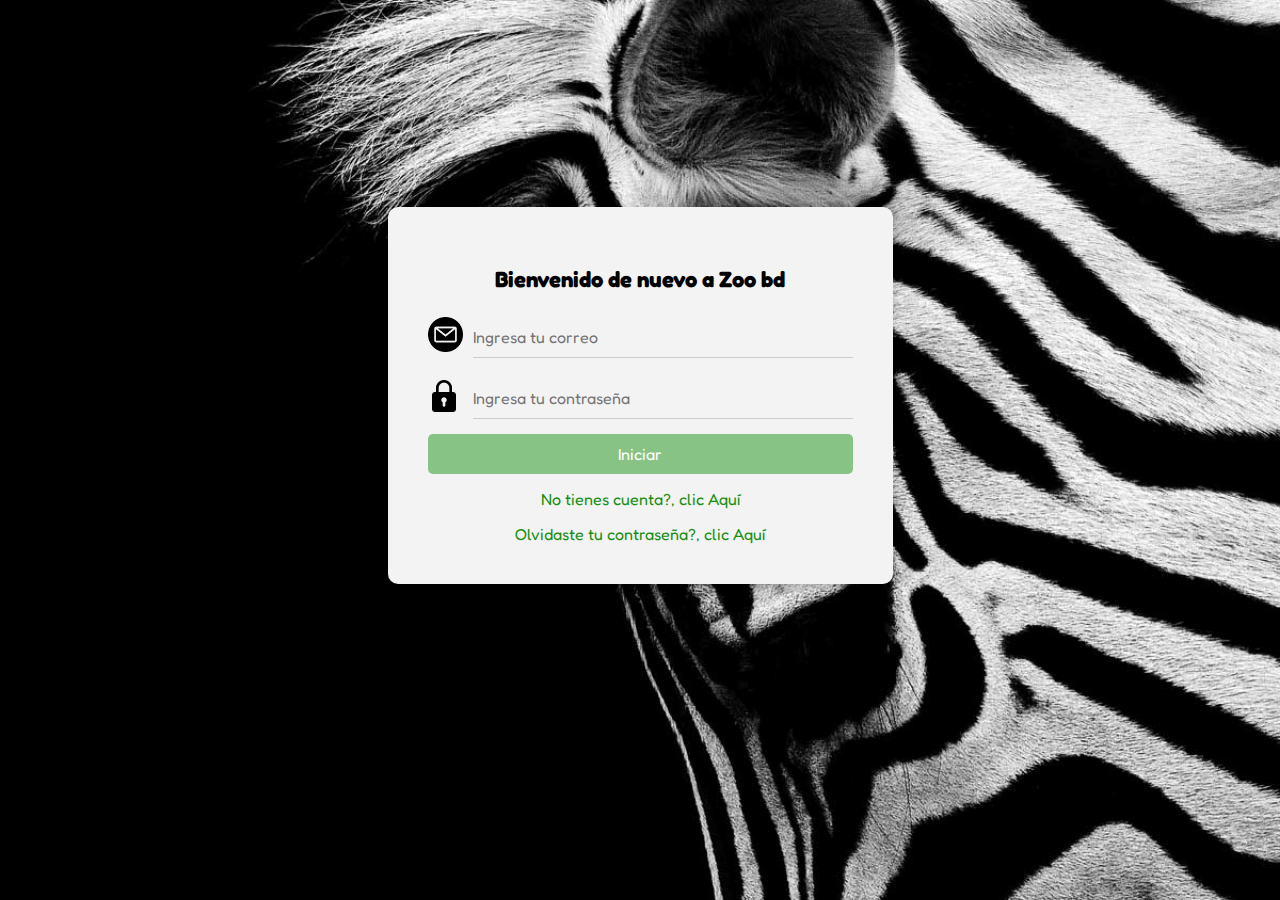
<file: index.html>
<!DOCTYPE html>
<html lang="en">

<head>
    <meta charset="UTF-8">
    <meta name="viewport" content="width=device-width, initial-scale=1.0">
    <title>Pagina de Inicio</title>
    <link rel="icon" type="image/png" href="Elementos_PagInicio/imgs/logo.png">
    <link rel="stylesheet" href="Elementos_PagInicio/styles.css">
    <style>
        @import url('https://fonts.googleapis.com/css2?family=Fredoka:wght@300..700&display=swap');
    </style>
</head>

<body>
    <div class="container">
        <h2>Bienvenido de nuevo a Zoo bd</h2>
        <form>
            <div class="form-group">
                <img src="Elementos_PagInicio/imgs/email.png" alt="Correo" class="icon-email">
                <input type="email" placeholder="Ingresa tu correo">
            </div>
            <div class="form-group">
                <img src="Elementos_PagInicio/imgs/contraseña.png" alt="Contraseña" class="icon-password">
                <input type="password" placeholder="Ingresa tu contraseña">
            </div>
            <a href="Elementos_PagPrincipal/Pagina Principal.html" class="btn">Iniciar</a>
            <a href="Elementos_PagRegistro/registro.html">No tienes cuenta?, clic Aquí</a>
            <a href="Elementos_PagRecuperacion/recuperacion.html">Olvidaste tu contraseña?, clic Aquí</a>
        </form>
    </div>
</body>

</html>
</file>
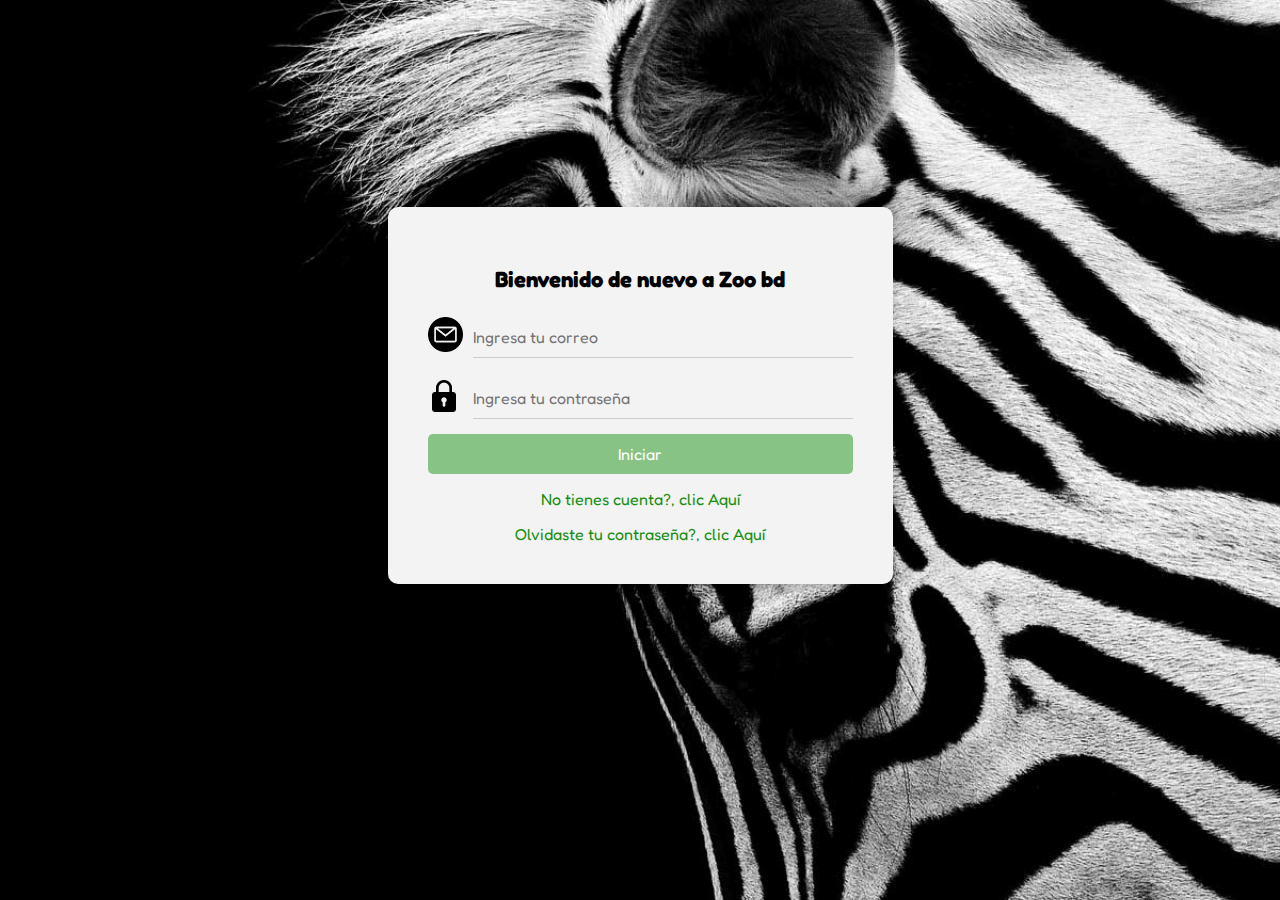
<file: Inicio.html>
<!DOCTYPE html>
<html lang="en">

<head>
    <meta charset="UTF-8">
    <meta name="viewport" content="width=device-width, initial-scale=1.0">
    <title>Pagina de Inicio</title>
    <link rel="icon" type="image/png" href="Elementos_PagInicio/imgs/logo.png">
    <link rel="stylesheet" href="Elementos_PagInicio/styles.css">
    <style>
        @import url('https://fonts.googleapis.com/css2?family=Fredoka:wght@300..700&display=swap');
    </style>
</head>

<body>
    <div class="container">
        <h2>Bienvenido de nuevo a Zoo bd</h2>
        <form>
            <div class="form-group">
                <img src="Elementos_PagInicio/imgs/email.png" alt="Correo" class="icon-email">
                <input type="email" placeholder="Ingresa tu correo">
            </div>
            <div class="form-group">
                <img src="Elementos_PagInicio/imgs/contraseña.png" alt="Contraseña" class="icon-password">
                <input type="password" placeholder="Ingresa tu contraseña">
            </div>
            <a href="Elementos_PagPrincipal/Pagina Principal.html" class="btn">Iniciar</a>
            <a href="Elementos_PagRegistro/registro.html">No tienes cuenta?, clic Aquí</a>
            <a href="Elementos_PagRecuperacion/recuperacion.html">Olvidaste tu contraseña?, clic Aquí</a>
        </form>
    </div>
</body>

</html>
</file>
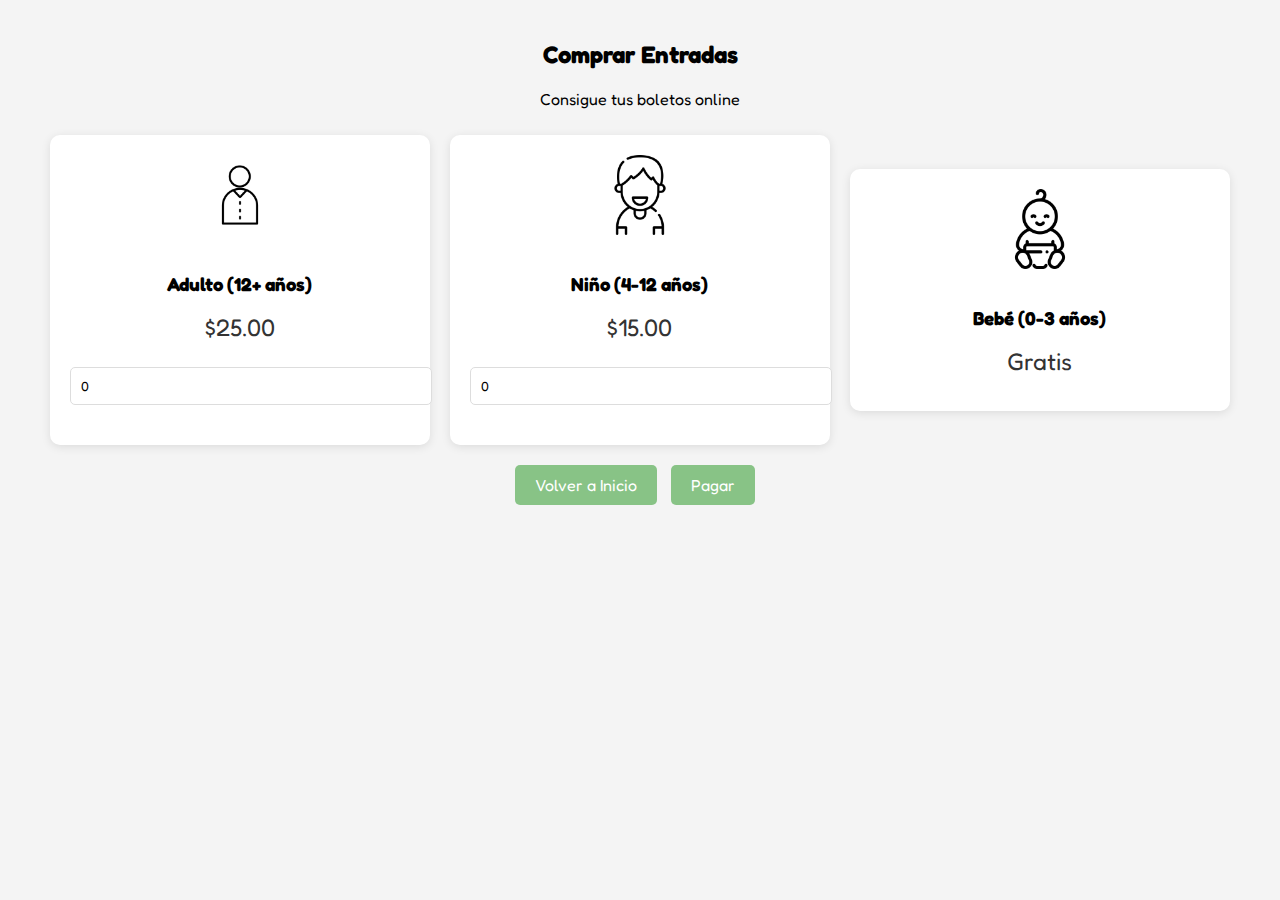
<file: Elementos_PagPrincipal/Compra.html>
<!DOCTYPE html>
<html lang="es">
<head>
  <meta charset="UTF-8">
  <meta name="viewport" content="width=device-width, initial-scale=1.0">
  <title>Compra de Entradas</title>
  <link rel="icon" type="image/png" href="Pagina_Principal/imgs/logo.png">
  <link rel="stylesheet" href="Compra/Compras.css">
</head>
<body>
  <div class="tickets-section">
    <h2>Comprar Entradas</h2>
    <p>Consigue tus boletos online</p>
    <div class="tickets-options">
      <div class="ticket">
        <img src="Compra/imgs/adult_icon_142675.png"atl="Icono Adulto" class="ticket-image">
        <h3>Adulto (12+ años)</h3>
        <p class="price">$25.00</p>
        <input type="number" class="quantity" min="0" value="0">
      </div>
      <div class="ticket">
        <img src="Compra/imgs/niño.png"alt="Icono Niño" class="ticket-image">
        <h3>Niño (4-12 años)</h3>
        <p class="price">$15.00</p>
        <input type="number" class="quantity" min="0" value="0">
      </div>
      <div class="ticket">
        <img src="Compra/imgs/bebe.png"alt="Icono Bebé" class="ticket-image">
        <h3>Bebé (0-3 años)</h3>
        <p class="price">Gratis</p>
      </div>
    </div>
    <a href="Pagina Principal.html" class="back-button">Volver a Inicio</a>
    <button onclick="window.location.href='Pago.html';" class="pay-button">Pagar</button>
  </div>
</body>
</html>
</file>
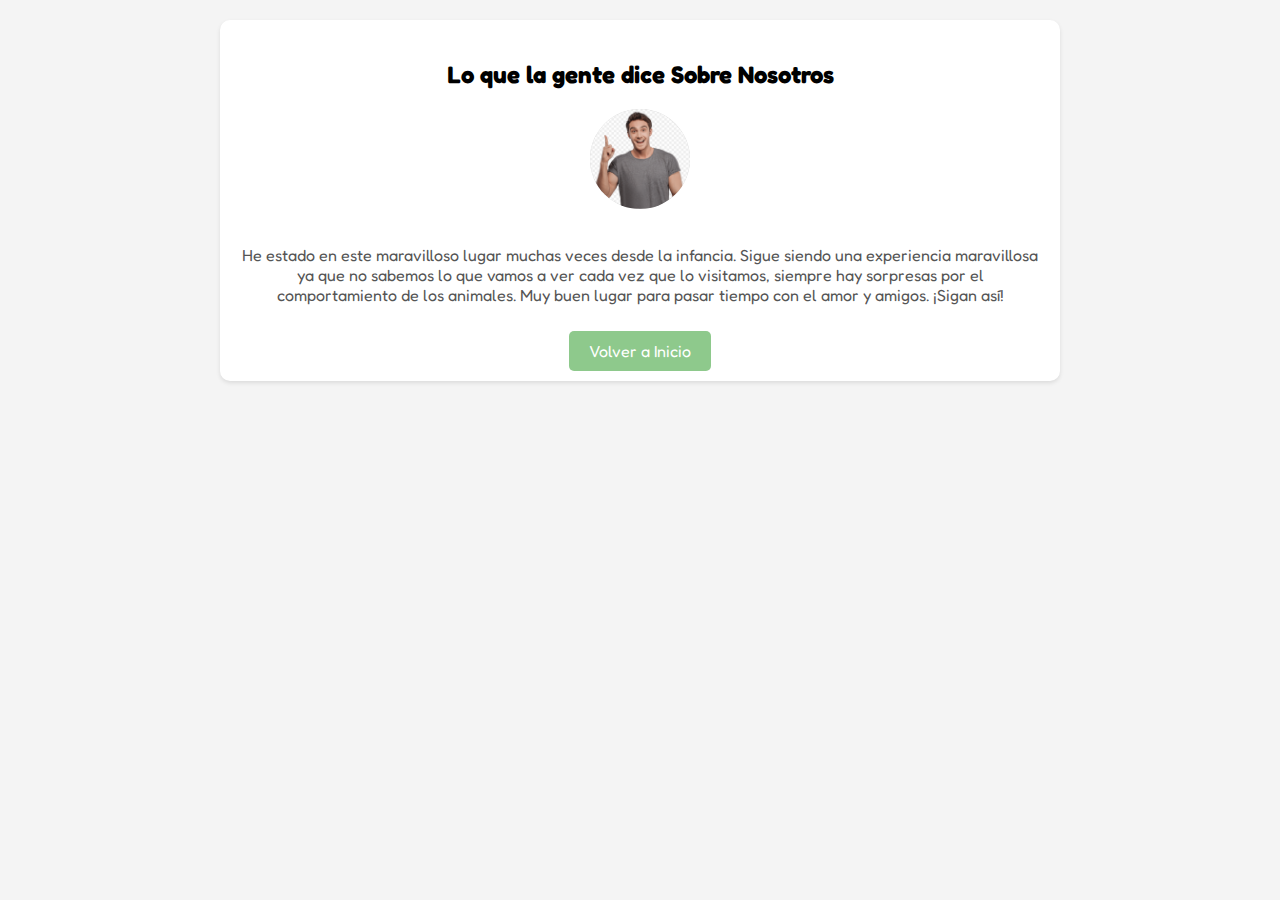
<file: Elementos_PagPrincipal/Lo que dicen.html>
<!DOCTYPE html>
<html lang="es">
<head>
  <meta charset="UTF-8">
  <meta name="viewport" content="width=device-width, initial-scale=1.0">
  <title>Lo que la gente dice sobre nosotros</title>
  <link rel="icon" type="image/png" href="Pagina_Principal/imgs/logo.png">
  <link rel="stylesheet" href="Lo_Que_Dicen/dicen.css">
</head>
<body>
  <div class="testimonials-container">
    <h2>Lo que la gente dice Sobre Nosotros</h2>
    <div class="testimonial">
      <img src="Lo_Que_Dicen/imgs/persona.png" alt="Persona" class="testimonial-image">
      <div class="testimonial-text">
        <p>He estado en este maravilloso lugar muchas veces desde la infancia. Sigue siendo una experiencia maravillosa ya que no sabemos lo que vamos a ver cada vez que lo visitamos, siempre hay sorpresas por el comportamiento de los animales. Muy buen lugar para pasar tiempo con el amor y amigos. ¡Sigan así!</p>
      </div>
    </div>
    <a href="Pagina Principal.html" class="back-button">Volver a Inicio</a>
  </div>
</body>
</html>
</file>
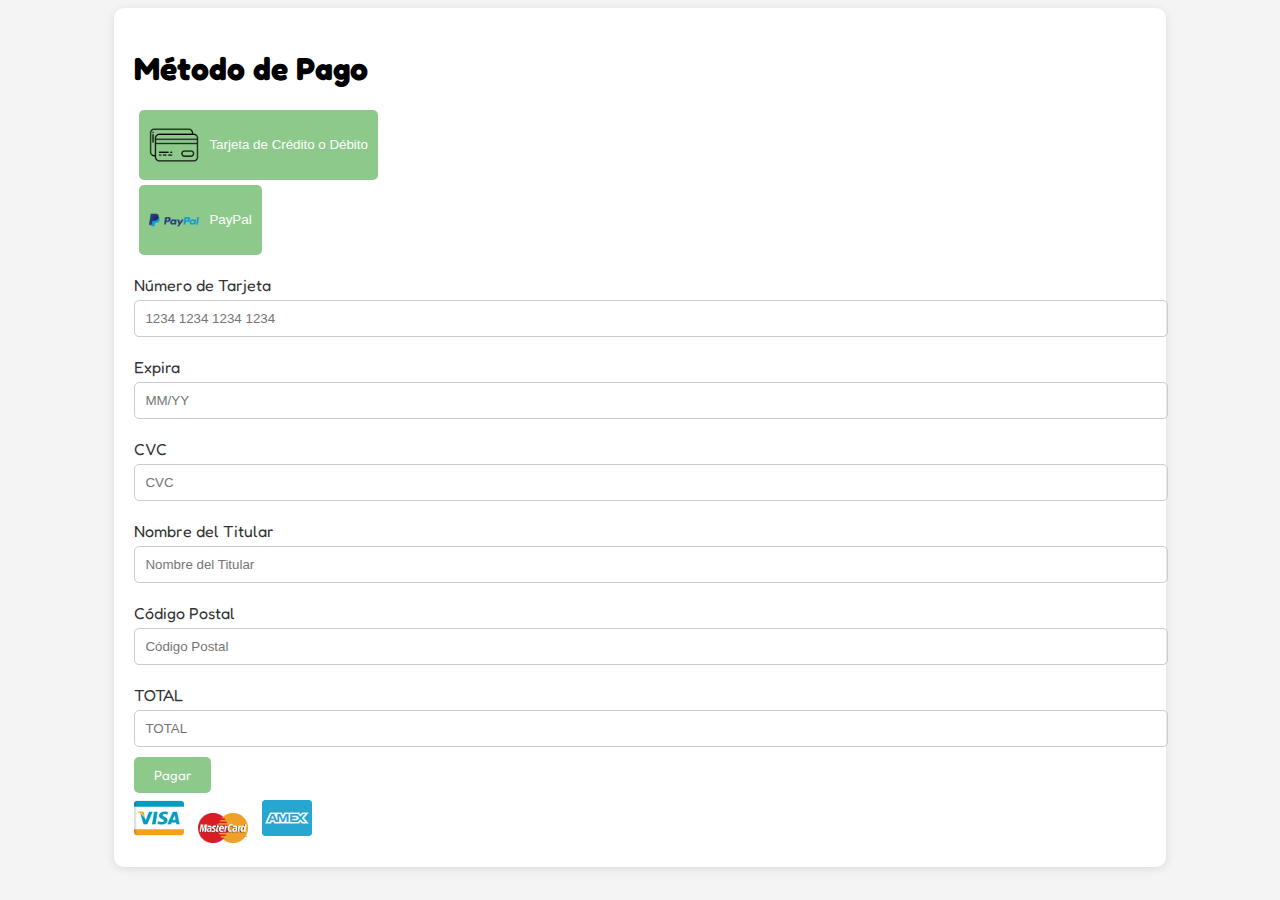
<file: Elementos_PagPrincipal/Pago.html>
<!DOCTYPE html>
<html lang="es">
<head>
  <meta charset="UTF-8">
  <meta name="viewport" content="width=device-width, initial-scale=1.0">
  <title>Método de Pago</title>
  <link rel="icon" type="image/png" href="Pagina_Principal/imgs/logo.png">
  <link rel="stylesheet" href="Pagos/Pagos.css">
</head>
<body>
  <div class="payment-container">
    <h1>Método de Pago</h1>
    
    <div class="payment-methods">
      <button class="payment-method">
        <img src="Pagos/credit.png" alt="Tarjeta de Crédito o Débito">
        Tarjeta de Crédito o Débito
      </button>
      <button class="payment-method">
        <img src="Pagos/paypal.png" alt="PayPal">
        PayPal
      </button>
    </div>
    
    <form class="payment-form">
      <label for="card-number">Número de Tarjeta</label>
      <input type="text" id="card-number" placeholder="1234 1234 1234 1234">
      
      <label for="card-expiry">Expira</label>
      <input type="text" id="card-expiry" placeholder="MM/YY">
      
      <label for="card-cvc">CVC</label>
      <input type="text" id="card-cvc" placeholder="CVC">
      
      <label for="card-holder">Nombre del Titular</label>
      <input type="text" id="card-holder" placeholder="Nombre del Titular">
      
      <label for="postal-code">Código Postal</label>
      <input type="text" id="postal-code" placeholder="Código Postal">
      
      <label for="total">TOTAL</label>
      <input type="text" id="total" placeholder="TOTAL">
      
      <button type="submit" class="pay-button">Pagar</button>
    </form>
    
    <div class="credit-card-logos">
      <img src="Pagos/visa.png" alt="Visa">
      <img src="Pagos/master.png" alt="MasterCard">
      <img src="Pagos/amex.png" alt="American Express">
    </div>
    
  </div>
</body>
</html>
</file>
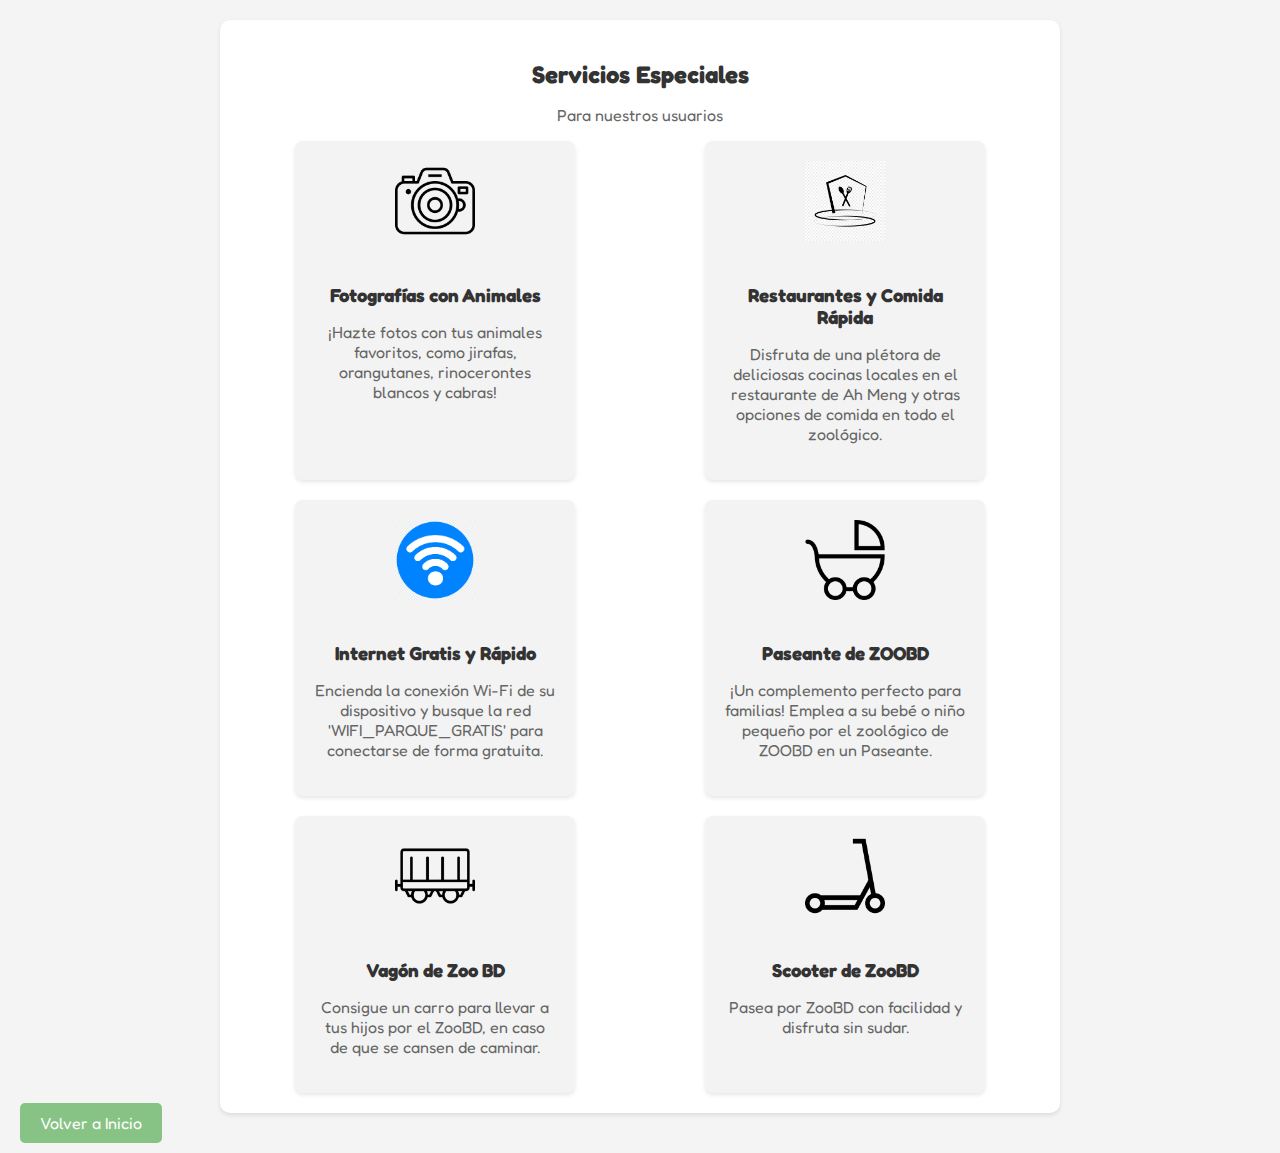
<file: Elementos_PagPrincipal/Planea.html>
<!DOCTYPE html>
<html lang="es">
<head>
  <meta charset="UTF-8">
  <meta name="viewport" content="width=device-width, initial-scale=1.0">
  <title>Servicios del Zoológico</title>
  <link rel="icon" type="image/png" href="Pagina_Principal/imgs/logo.png">
  <link rel="stylesheet" href="Planea/Visita.css">
</head>
<body>
  <div class="services-container">
    <h2>Servicios Especiales</h2>
    <p>Para nuestros usuarios</p>

    <div class="services-list">

      <div class="service-item">
        <img src="Planea/imgs/camara.png" alt="Fotografías con Animales" class="service-icon">
        <h3>Fotografías con Animales</h3>
        <p>¡Hazte fotos con tus animales favoritos, como jirafas, orangutanes, rinocerontes blancos y cabras!</p>
      </div>

      <div class="service-item">
        <img src="Planea/imgs/restau.jpg" alt="Restaurantes y Comida Rápida" class="service-icon">
        <h3>Restaurantes y Comida Rápida</h3>
        <p>Disfruta de una plétora de deliciosas cocinas locales en el restaurante de Ah Meng y otras opciones de comida en todo el zoológico.</p>
      </div>

      <div class="service-item">
        <img src="Planea/imgs/wifi.png" alt="Internet Gratis y Rápido" class="service-icon">
        <h3>Internet Gratis y Rápido</h3>
        <p>Encienda la conexión Wi-Fi de su dispositivo y busque la red 'WIFI_PARQUE_GRATIS' para conectarse de forma gratuita.</p>
      </div>

      <div class="service-item">
        <img src="Planea/imgs/carriola.png" alt="Paseante de ZOOBD" class="service-icon">
        <h3>Paseante de ZOOBD</h3>
        <p>¡Un complemento perfecto para familias! Emplea a su bebé o niño pequeño por el zoológico de ZOOBD en un Paseante.</p>
      </div>

      <div class="service-item">
        <img src="Planea/imgs/vagon.png" alt="Vagón de Zoo BD" class="service-icon">
        <h3>Vagón de Zoo BD</h3>
        <p>Consigue un carro para llevar a tus hijos por el ZooBD, en caso de que se cansen de caminar.</p>
      </div>

      <div class="service-item">
        <img src="Planea/imgs/scooter.png" alt="Scooter de ZooBD" class="service-icon">
        <h3>Scooter de ZooBD</h3>
        <p>Pasea por ZooBD con facilidad y disfruta sin sudar.</p>
      </div>
    </div>
  </div>

  <a href="Pagina Principal.html" class="back-button">Volver a Inicio</a>

</body>
</html>
</file>
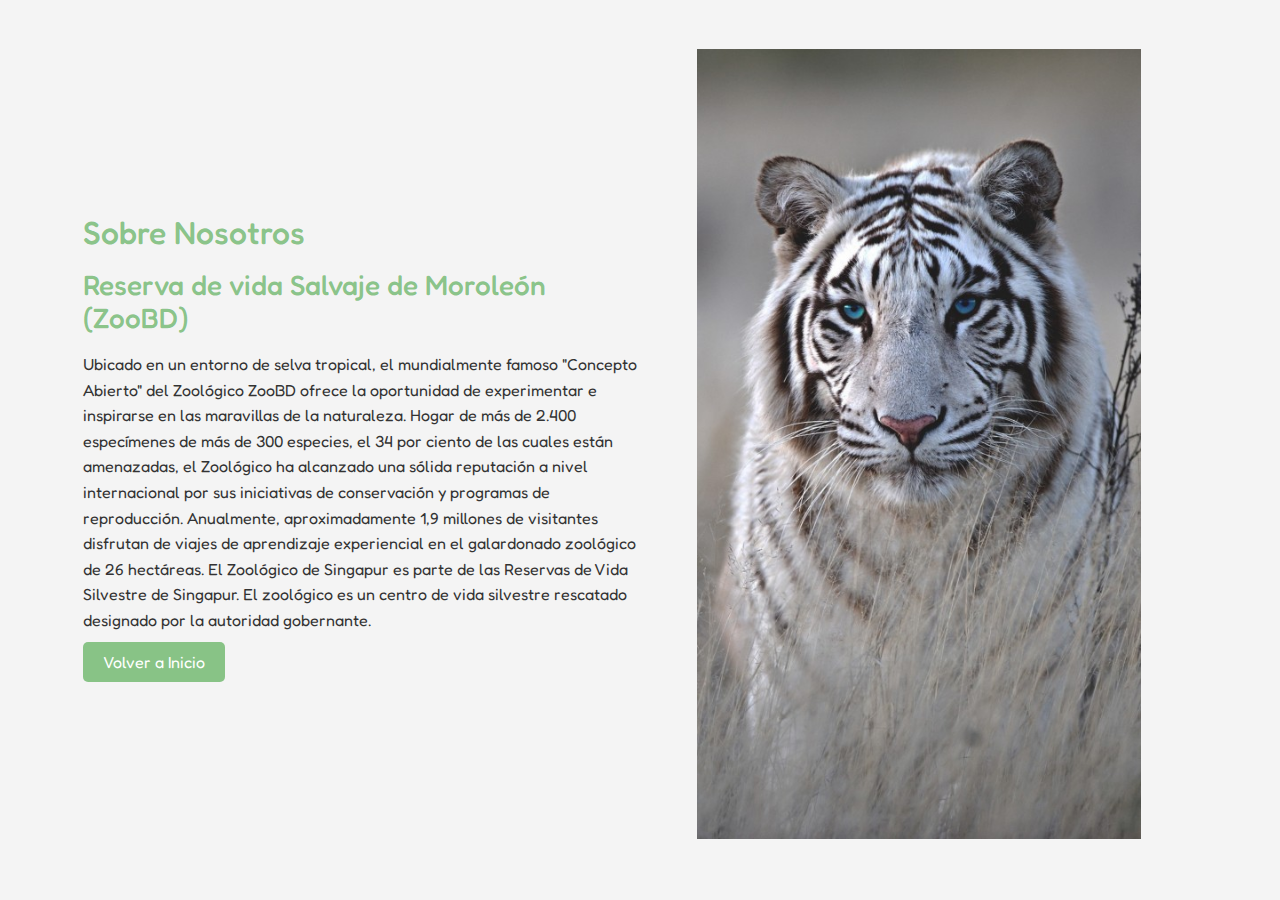
<file: Elementos_PagPrincipal/sobre.html>
<!DOCTYPE html>
<html lang="es">
<head>
  <meta charset="UTF-8">
  <meta name="viewport" content="width=device-width, initial-scale=1.0">
  <title>Sobre Nosotros - Zoo Website</title>
  <link rel="icon" type="image/png" href="Pagina_Principal/imgs/logo.png">
  <link rel="stylesheet" href="https://stackpath.bootstrapcdn.com/bootstrap/5.1.3/css/bootstrap.min.css">
  <link rel="stylesheet" href="Sobre/hola.css">
</head>
<body>

<div class="container my-5">
  <table class="w-100">
    <tr>
      <td style="width: 50%;">
        <h2 class="title mb-3">Sobre Nosotros</h2>
        <h3 class="subtitle mb-3">Reserva de vida Salvaje de Moroleón (ZooBD)</h3>
        <p>Ubicado en un entorno de selva tropical, el mundialmente famoso "Concepto Abierto" del Zoológico ZooBD ofrece la oportunidad de experimentar e inspirarse en las maravillas de la naturaleza. Hogar de más de 2.400 especímenes de más de 300 especies, el 34 por ciento de las cuales están amenazadas, el Zoológico ha alcanzado una sólida reputación a nivel internacional por sus iniciativas de conservación y programas de reproducción.
        Anualmente, aproximadamente 1,9 millones de visitantes disfrutan de viajes de aprendizaje experiencial en el galardonado zoológico de 26 hectáreas. El Zoológico de Singapur es parte de las Reservas de Vida Silvestre de Singapur. El zoológico es un centro de vida silvestre rescatado designado por la autoridad gobernante.</p>
        <a href="Pagina Principal.html" class="back-button">Volver a Inicio</a>
      </td>
      <td style="width: 50%; text-align: center;">
        <img src="Sobre/imgs/tigre.jpg" alt="Tigre" class="img-fluid">
      </td>
    </tr>
  </table>
</div>
</body>
</html>
</file>
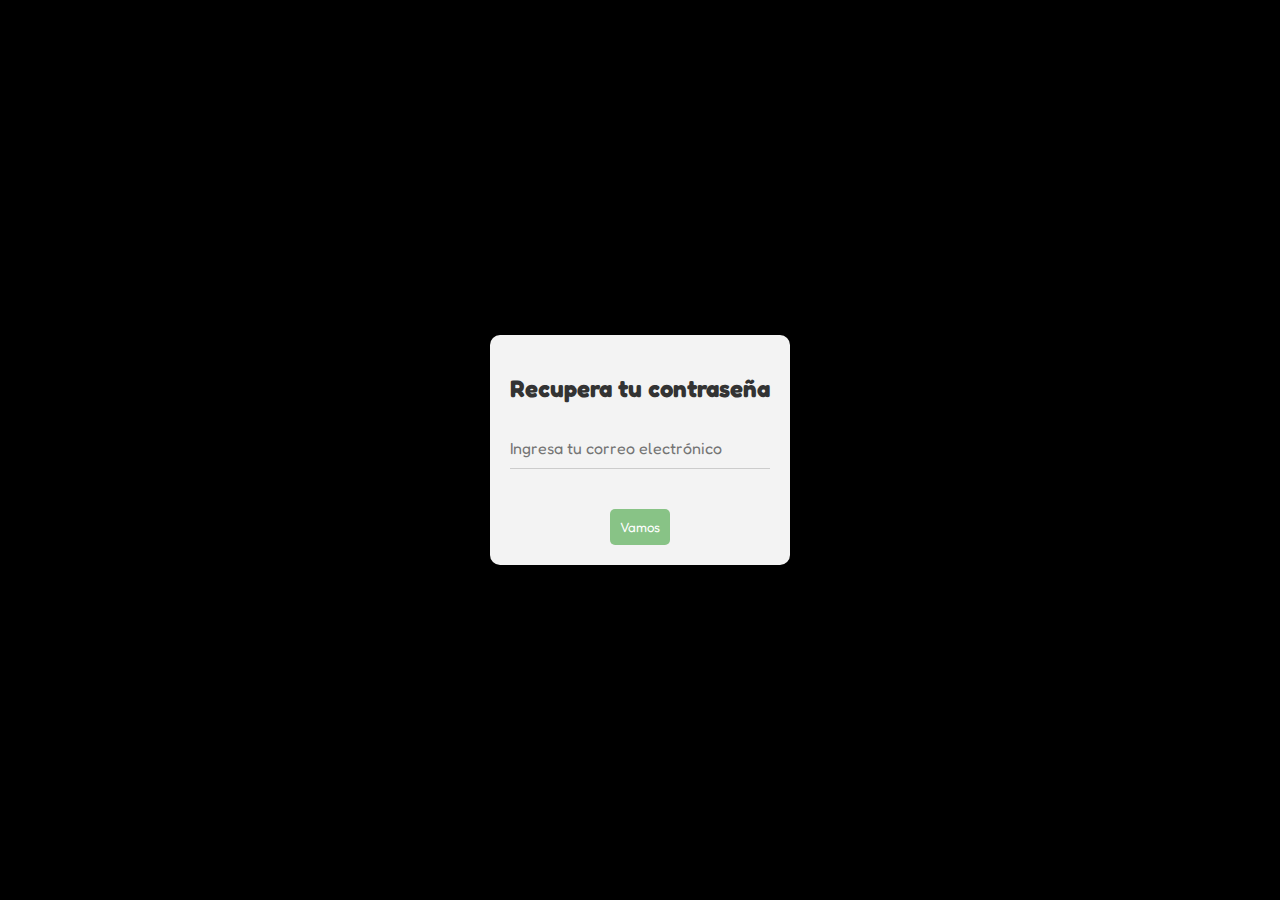
<file: Elementos_PagRecuperacion/recuperacion.html>
<!DOCTYPE html>
<html lang="es">
<head>
<meta charset="UTF-8">
<meta name="viewport" content="width=device-width, initial-scale=1.0">
<title>Recupera tu contraseña</title>
<link rel="icon" type="image/png" href="Elementos_PagRecuperacion/imgs/logo.png">
<link rel="stylesheet" href="styles.css">
</head>
<body>
<div class="container">
  <h2>Recupera tu contraseña</h2>
  <div class="form-group">
    <input type="email" id="email" name="email" required placeholder="Ingresa tu correo electrónico">
  </div>
  <button type="button" id="submitBtn">Vamos</button>
</div>

</body>
</html>
</file>
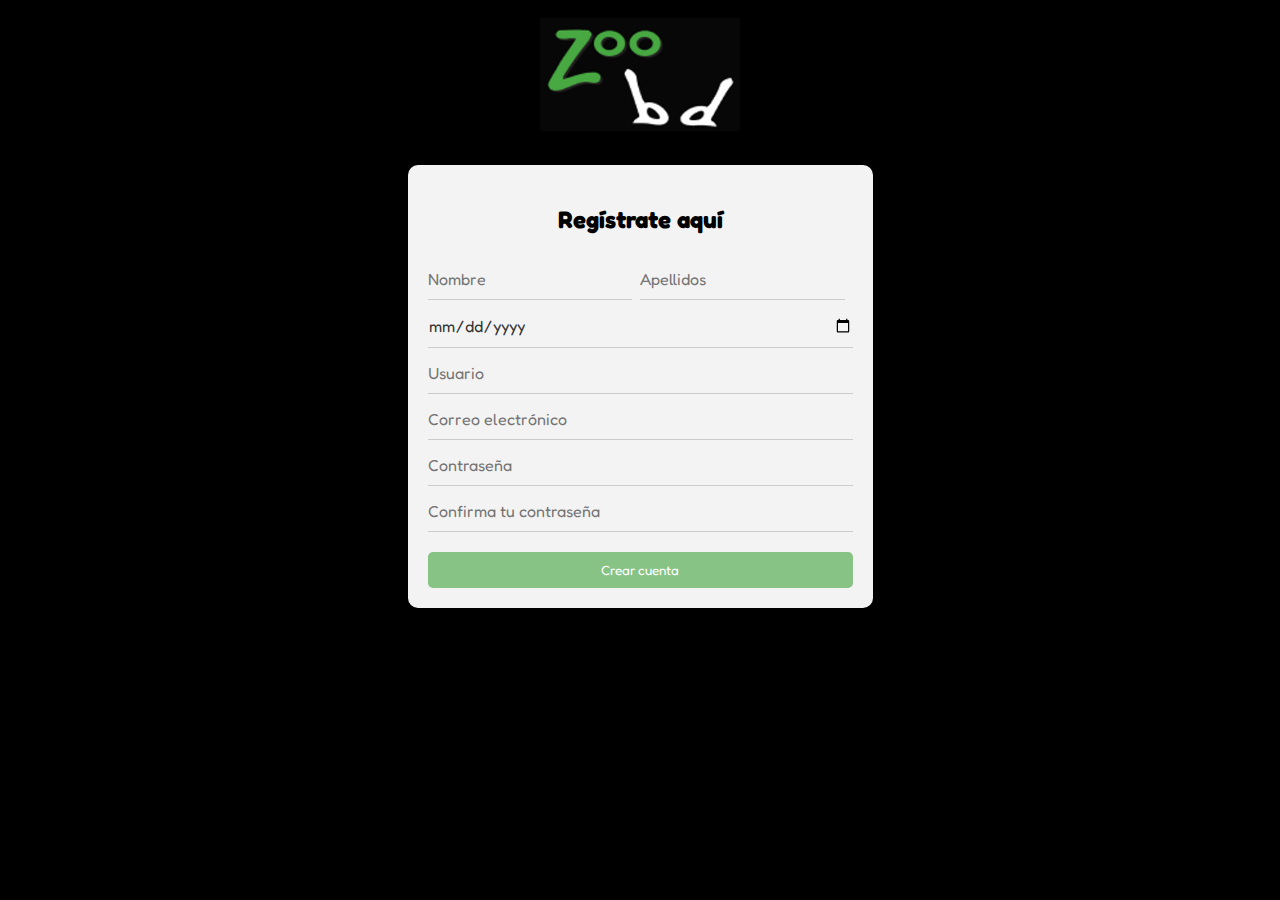
<file: Elementos_PagRegistro/registro.html>
<!DOCTYPE html>
<html lang="es">
<head>
    <meta charset="UTF-8">
    <meta name="viewport" content="width=device-width, initial-scale=1.0">
    <title>Registro</title>
    <link rel="icon" type="image/png" href="imgs/logo.png">
    <link rel="stylesheet" href="styles.css">
    <style>
        @import url('https://fonts.googleapis.com/css2?family=Fredoka:wght@300..700&display=swap');
        body {
            font-family: 'Fredoka', sans-serif;
            background-color: black;
        }
    </style>
</head>
<body>

    <div class="encabezado">
        <img src="imgs/logo.png" width="200" height="100"/>
    </div>
    
    <div class="formulario-registro">
        <h2>Regístrate aquí</h2>
        <form>
            <div class="contenedor-input">
                <input type="text" id="nombre" name="nombre" placeholder="Nombre">
                <input type="text" id="apellidos" name="apellidos" placeholder="Apellidos">
            </div>

            <input type="date" id="fecha-nacimiento" name="fecha-nacimiento" placeholder="Fecha de nacimiento">
            <input type="text" id="usuario" name="usuario" placeholder="Usuario">
            <input type="email" id="correo" name="email" placeholder="Correo electrónico">
            <input type="password" id="contrasena" name="password" placeholder="Contraseña">
            <input type="password" id="confirmar-contrasena" name="confirm-password"  placeholder="Confirma tu contraseña">
            <button type="submit" class="boton">Crear cuenta</button>
        </form>
    </div>
</body>
</html>
</file>
<file: Elementos_PagInicio/styles.css>
@import url('https://fonts.googleapis.com/css2?family=Fredoka:wght@300..700&display=swap');

body {
    font-family: 'Fredoka', sans-serif; 
    background: url("imgs/cebra.jpg") no-repeat center center fixed; 
    background-size: cover;
    color: white; 
    text-align: center;
    padding-top: 50px;
    height: 75vh;
    display: flex;
    align-items: center;
    justify-content: center;
}

.container {
    background-color: #f3f3f3; 
    width: 425px; 
    padding: 40px;
    border-radius: 10px; 
    box-shadow: 0 4px 8px rgba(0, 0, 0, 0.2);
    position: relative;
    z-index: 2;
}

h2 {
    color: #000; 
    margin-bottom: 20px;
    font-size: 22px;
}

.form-group {
    display: flex;
    align-items: center;
    margin-bottom: 15px;
}

.form-group input {
    padding: 10px 0;
    margin-top: 5px;
    border: none;
    border-bottom: 1px solid #ccc;
    background-color: transparent;
    width: 100%;
    box-sizing: border-box;
    font-size: 16px;
    color: #333;
    font-family: 'Fredoka', sans-serif;
}

.form-group input:focus{
    outline: none;
    border-bottom: 2px solid #178f12;
    font-family: 'Fredoka', sans-serif;
}

.btn  {
    background-color: #168f127c; 
    color: white; 
    padding: 10px; 
    border: none; 
    border-radius: 5px; 
    cursor: pointer; 
}

.btn:hover {
    background-color: #178f12; 
}

a {
    color: #178f12; 
    text-decoration: none; 
    display: block;
    margin-top: 15px; 
}


.icon-email {
    height: 35px;
    margin-right: 10px;
}

.icon-password {
    height: 32px;
    margin-right: 13px;
}
</file>
<file: Elementos_PagPrincipal/Compra/Compras.css>
@import url('https://fonts.googleapis.com/css2?family=Fredoka:wght@300..700&display=swap');

body {
    font-family: 'Fredoka', sans-serif;
    background: #f4f4f4;
    padding: 20px;
    margin: 0;
}

.tickets-section {
    text-align: center;
    max-width: 1200px;
    margin: 20px auto;
}

.tickets-options {
    display: flex;
    justify-content: space-between;
    align-items: center;
    flex-wrap: wrap;
}

.ticket {
    flex-basis: calc(33.333% - 20px);
    box-sizing: border-box;
    padding: 20px;
    margin: 10px;
    background: #fff;
    border-radius: 10px;
    box-shadow: 0 2px 10px rgba(0,0,0,0.1);
    text-align: center;
}

.ticket-image {
    max-width: 80px;
    margin-bottom: 15px;
}

.quantity {
    width: 100%;
    padding: 10px;
    border: 1px solid #ddd;
    border-radius: 5px;
    margin-top: 10px;
    margin-bottom: 20px;
    font-family: 'Fredoka', sans-serif;
}

.price {
    font-size: 1.5em;
    color: #333;
    margin: 15px 0;
    font-family: 'Fredoka', sans-serif;
}

@media (max-width: 768px) {
    .ticket {
      flex-basis: calc(50% - 20px);
    }
}

@media (max-width: 480px) {
    .ticket {
      flex-basis: 100%;
      margin: 10px 0;
    }
}

.return-button, .pay-button {
  padding: 10px 20px;
  background-color: #168f127c;
  color: white;
  border: none;
  border-radius: 5px;
  cursor: pointer;
  font-family: 'Fredoka', sans-serif;
  font-size: 16px;
  margin: 10px;
  text-decoration: none;
  display: inline-block;
}

.return-button:hover, .pay-button:hover {
  background-color: #178f12;
}

.return-button {
  margin-right: 20px;
}

.back-button, .back-button:hover {
  background-color: #168f127c;
  color: white;
  padding: 10px 20px;
  border: none;
  border-radius: 5px;
  text-decoration: none;
  margin-top: 20px;
  cursor: pointer;
  font-family: 'Fredoka', sans-serif;
  transition: background-color 0.3s;
}

.back-button:hover {
  background-color: #178f12;
}
</file>
<file: Elementos_PagPrincipal/Lo_Que_Dicen/dicen.css>
@import url('https://fonts.googleapis.com/css2?family=Fredoka:wght@300..700&display=swap');

body {
    font-family: 'Fredoka', sans-serif;
    background: #f4f4f4;
    margin: 0;
    padding: 20px;
}

.testimonials-container {
    max-width: 800px;
    margin: auto;
    background: white;
    padding: 20px;
    box-shadow: 0 2px 4px rgba(0, 0, 0, 0.1);
    text-align: center;
    border-radius: 10px;
}

.testimonial {
    display: flex;
    flex-direction: column;
    align-items: center;
}

.testimonial-image {
    width: 100px;
    height: 100px;
    border-radius: 50%;
    background-color: #ccc;
    margin-bottom: 20px;
    overflow: hidden;
}

.testimonial-text {
    font-size: 16px;
    color: #555;
    margin-bottom: 20px;
}

.return-button, .return-button:hover {
    padding: 10px 20px;
    font-size: 16px;
    color: white;
    background-color: #168f127c;
    border: none;
    border-radius: 5px;
    cursor: pointer;
    outline: none;
    transition: background-color 0.3s;
}

.return-button:hover {
    background-color: #178f12;
}

.back-button, .back-button:hover {
  background-color: #168f127c;
  color: white;
  padding: 10px 20px;
  border: none;
  border-radius: 5px;
  text-decoration: none;
  margin-top: 20px;
  cursor: pointer;
  font-family: 'Fredoka', sans-serif;
  transition: background-color 0.3s;
}

.back-button:hover {
  background-color: #178f12;
}
</file>
<file: Elementos_PagPrincipal/Pagos/Pagos.css>
@import url('https://fonts.googleapis.com/css2?family=Fredoka:wght@300..700&display=swap');

body {
    font-family: 'Fredoka', sans-serif;
    background: #f4f4f4;
}

.payment-container {
    width: 80%;
    margin: 0 auto;
    padding: 20px;
    background: #fff;
    border-radius: 10px;
    box-shadow: 0 2px 10px rgba(0,0,0,0.1);
}

.payment-methods button {
    background: #168f127c;
    color: white;
    border: none;
    padding: 10px;
    margin: 5px;
    cursor: pointer;
    border-radius: 5px;
    display: flex;
    align-items: center;
    justify-content: center;
}

.payment-methods button img {
    width: 50px;
    margin-right: 10px;
}

.payment-form {
    margin-top: 20px;
}

.payment-form label {
    display: block;
    margin-top: 10px;
    color: #333;
}

.payment-form input {
    width: 100%;
    padding: 10px;
    margin-top: 5px;
    margin-bottom: 10px;
    border: 1px solid #ccc;
    border-radius: 5px;
    background-color: transparent;
}

.credit-card-logos img {
    width: 50px;
    margin-right: 10px;
}

.pay-button, .pay-button:hover {
  background-color: #168f127c;
  color: white;
  padding: 10px 20px;
  border: none;
  cursor: pointer;
  border-radius: 5px;
  font-family: 'Fredoka', sans-serif;
  transition: background-color 0.3s;
}

.pay-button:hover {
  background-color: #178f12;
}
</file>
<file: Elementos_PagPrincipal/Planea/Visita.css>
@import url('https://fonts.googleapis.com/css2?family=Fredoka:wght@300..700&display=swap');

body {
    font-family: 'Fredoka', sans-serif;
    background: #f4f4f4;
    margin: 0;
    padding: 20px;
}

.services-container {
    text-align: center;
    background: white;
    padding: 20px;
    box-shadow: 0 2px 4px rgba(0,0,0,0.1);
    margin: auto;
    max-width: 800px;
    border-radius: 10px;
}

.services-list {
    display: flex;
    flex-wrap: wrap;
    justify-content: space-around;
    gap: 20px;
}

.service-item {
    flex-basis: 30%;
    background: #f3f3f3;
    padding: 20px;
    box-shadow: 0 2px 4px rgba(0,0,0,0.1);
    border-radius: 8px;
}

.service-icon {
    width: 80px;
    height: auto;
    margin-bottom: 20px;
}

h2, h3 {
    color: #333;
    margin-bottom: 0.5em;
}

p {
    color: #666;
    font-size: 16px;
}

.back-button, .back-button:hover {
    background-color: #168f127c;
    color: white;
    padding: 10px 20px;
    border: none;
    border-radius: 5px;
    text-decoration: none;
    margin-top: 20px;
    cursor: pointer;
    font-family: 'Fredoka', sans-serif;
    transition: background-color 0.3s;
}

.back-button:hover {
    background-color: #178f12;
}
</file>
<file: Elementos_PagPrincipal/Sobre/hola.css>
@import url('https://fonts.googleapis.com/css2?family=Fredoka:wght@300..700&display=swap');

body {
    font-family: 'Fredoka', sans-serif;
    color: #333;
    background-color: #f4f4f4;
}

.title, .subtitle {
    color: #168f127c;
}

p {
    font-size: 16px;
    line-height: 1.6;
}

.btn-custom {
    background-color: #168f127c;
    color: white;
    font-weight: bold;
    border: none;
    border-radius: 5px;
    padding: 10px 20px;
    cursor: pointer;
    transition: background-color 0.3s;
}

.btn-outline-success {
    color: #168f127c;
    border-color: #168f127c;
    background-color: transparent;
    transition: background-color 0.3s;
}

.btn-outline-success:hover, .btn-custom:hover {
    background-color: #178f12;
    color: white;
}

.img-fluid {
    max-width: 100%;
    height: auto;
}

@media (min-width: 992px) {
    .img-fluid {
        max-width: 80%;
    }
}

.donations {
    text-align: center;
    font-size: 18px;
    margin-top: 20px;
    color: #178f12;
}

.donations a {
    color: #178f12;
    text-decoration: none;
    font-weight: bold;
}

.donations a:hover {
    text-decoration: underline;
}
.back-button, .back-button:hover {
  background-color: #168f127c;
  color: white;
  padding: 10px 20px;
  border: none;
  border-radius: 5px;
  text-decoration: none;
  margin-top: 20px;
  cursor: pointer;
  font-family: 'Fredoka', sans-serif;
  transition: background-color 0.3s;
}

.back-button:hover {
  background-color: #178f12;
}
</file>
<file: Elementos_PagRecuperacion/styles.css>
@import url('https://fonts.googleapis.com/css2?family=Fredoka:wght@300..700&display=swap');

body {
    font-family: 'Fredoka', sans-serif; 
    background-color: #000;
    color: white; 
    display: flex;
    justify-content: center;
    align-items: center;
    height: 100vh;
    margin: 0;
}

.container {
    max-width: 425px; 
    margin: 20px auto; 
    padding: 20px; 
    background-color: #f3f3f3; 
    border-radius: 10px; 
    box-shadow: 0 4px 8px rgba(0, 0, 0, 0.1); 
    color: #333; 
    text-align: center; 
}

.logo {
    color: #168f127c; 
    font-size: 24px; 
}

.form-group {
    margin: 20px 0;
}

input[type="email"] {
    padding: 10px 0; 
    margin-top: 5px; 
    width: 100%; 
    border: none; 
    border-bottom: 1px solid #ccc; 
    background-color: transparent; 
    box-sizing: border-box; 
    font-size: 16px; 
    color: #333; 
    border-radius: 0; 
    font-family: 'Fredoka', sans-serif;
}
input:focus{
    outline: none;
    border-bottom: 2px solid #178f12;
    font-family: 'Fredoka', sans-serif;
}
button {
    padding: 10px; 
    margin-top: 20px; 
    background-color: #168f127c; 
    color: white;
    border: none; 
    cursor: pointer; 
    border-radius: 5px; 
    font-family: 'Fredoka', sans-serif; 
}

button:hover {
    background-color: #178f12; 
}
</file>
<file: Elementos_PagRegistro/styles.css>
@import url('https://fonts.googleapis.com/css2?family=Fredoka:wght@300..700&display=swap');

.encabezado {
    text-align: center;
    background: black; 
    padding: 10px 0;
}

.encabezado img {
    max-width: 100%;
    height: auto;
}

.formulario-registro {
    max-width: 425px;
    margin: 20px auto; 
    padding: 20px;
    background: #f3f3f3; 
    border-radius: 10px; 
}

.formulario-registro h2 {
    text-align: center; 
}

.formulario-registro form {
    display: flex;
    flex-direction: column; 
}

.formulario-registro input {
    padding: 10px 0;
    margin-top: 5px;
    border: none;
    border-bottom: 1px solid #ccc;
    background-color: transparent;
    width: 100%;
    box-sizing: border-box;
    font-size: 16px;
    color: #333;
    font-family: 'Fredoka', sans-serif;
}

.formulario-registro input:focus {
    outline: none;
    border-bottom: 2px solid #178f12;
    font-family: 'Fredoka', sans-serif;
}

.contenedor-input {
    display: flex;
    justify-content: space-between;
}

.contenedor-input input[type="text"] {
    width: calc(50% - 4px);
    margin-right: 8px;
}

.boton {
    padding: 10px;
    margin-top: 20px;
    background-color: #168f127c; 
    color: white;
    border: none;
    border-radius: 5px;
    cursor: pointer;
    font-family: 'Fredoka', sans-serif;
}

.boton:hover {
    background-color: #178f12;
}
</file>
